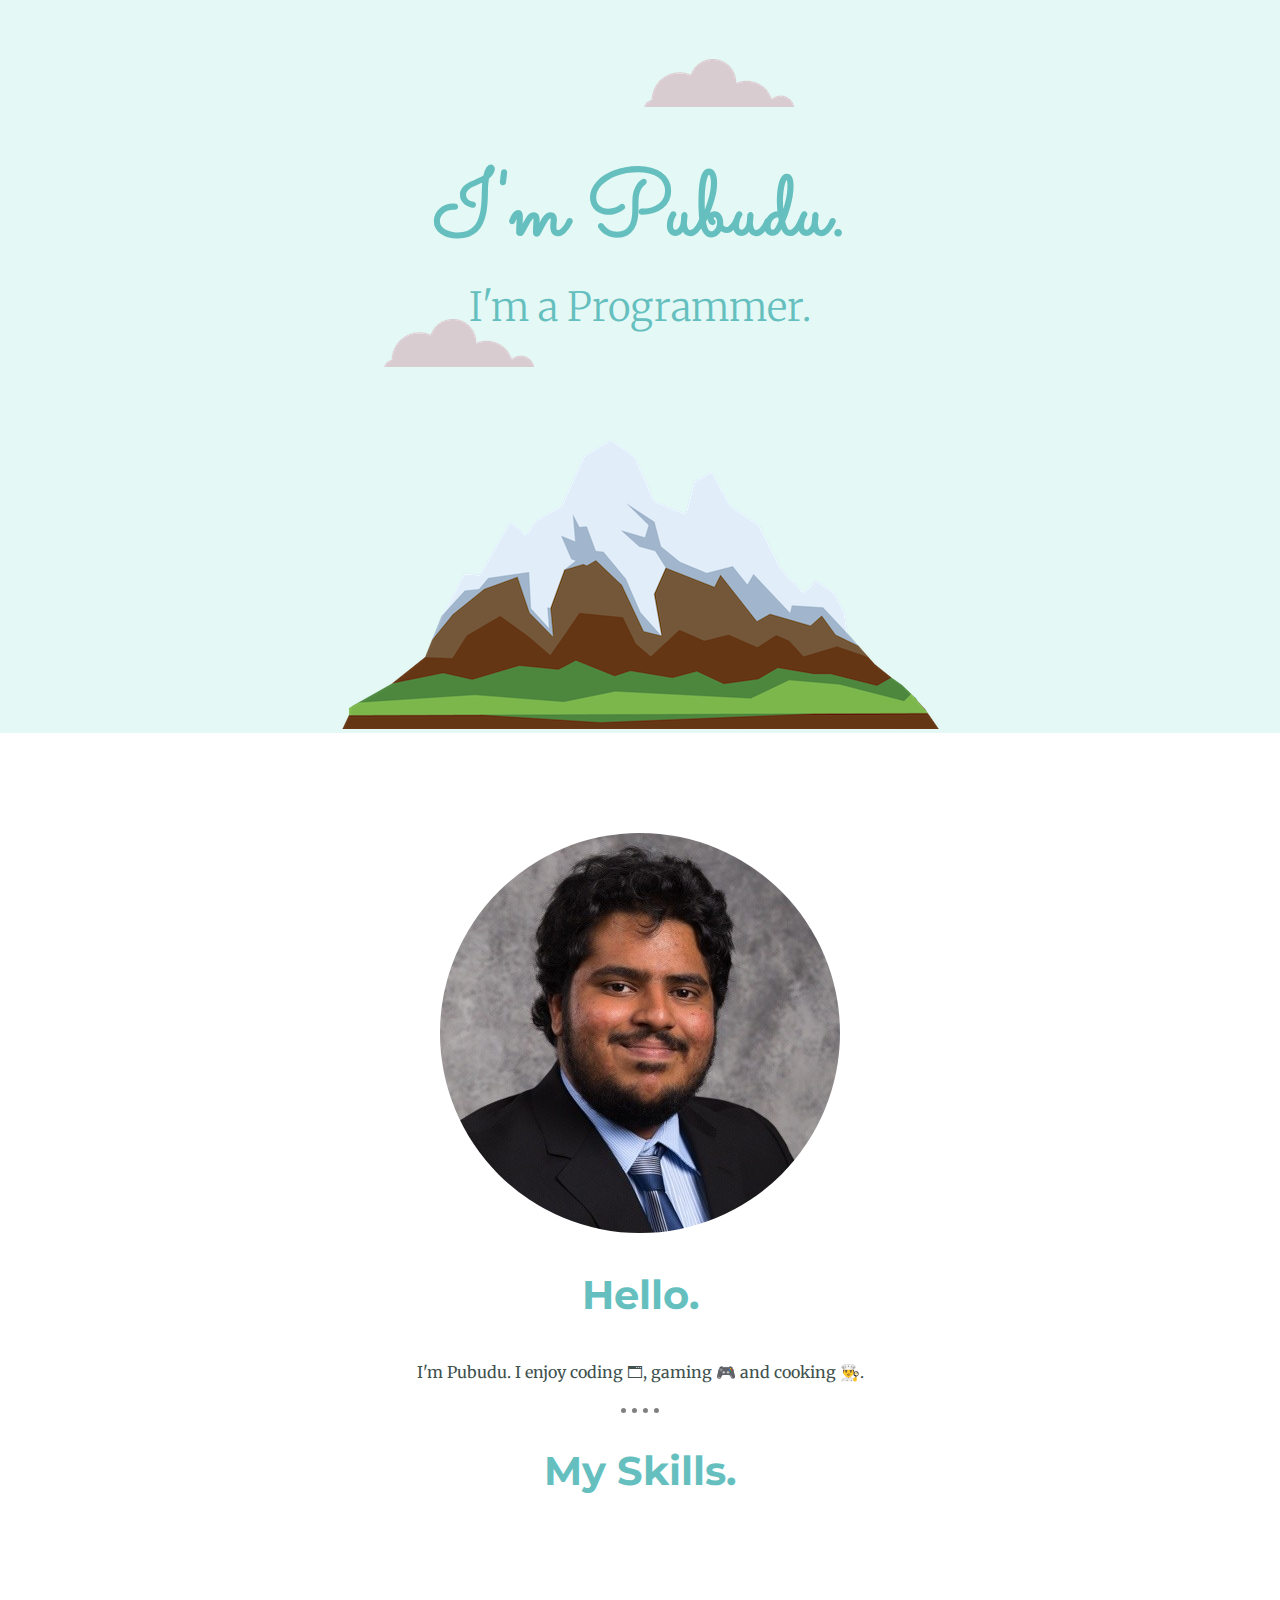
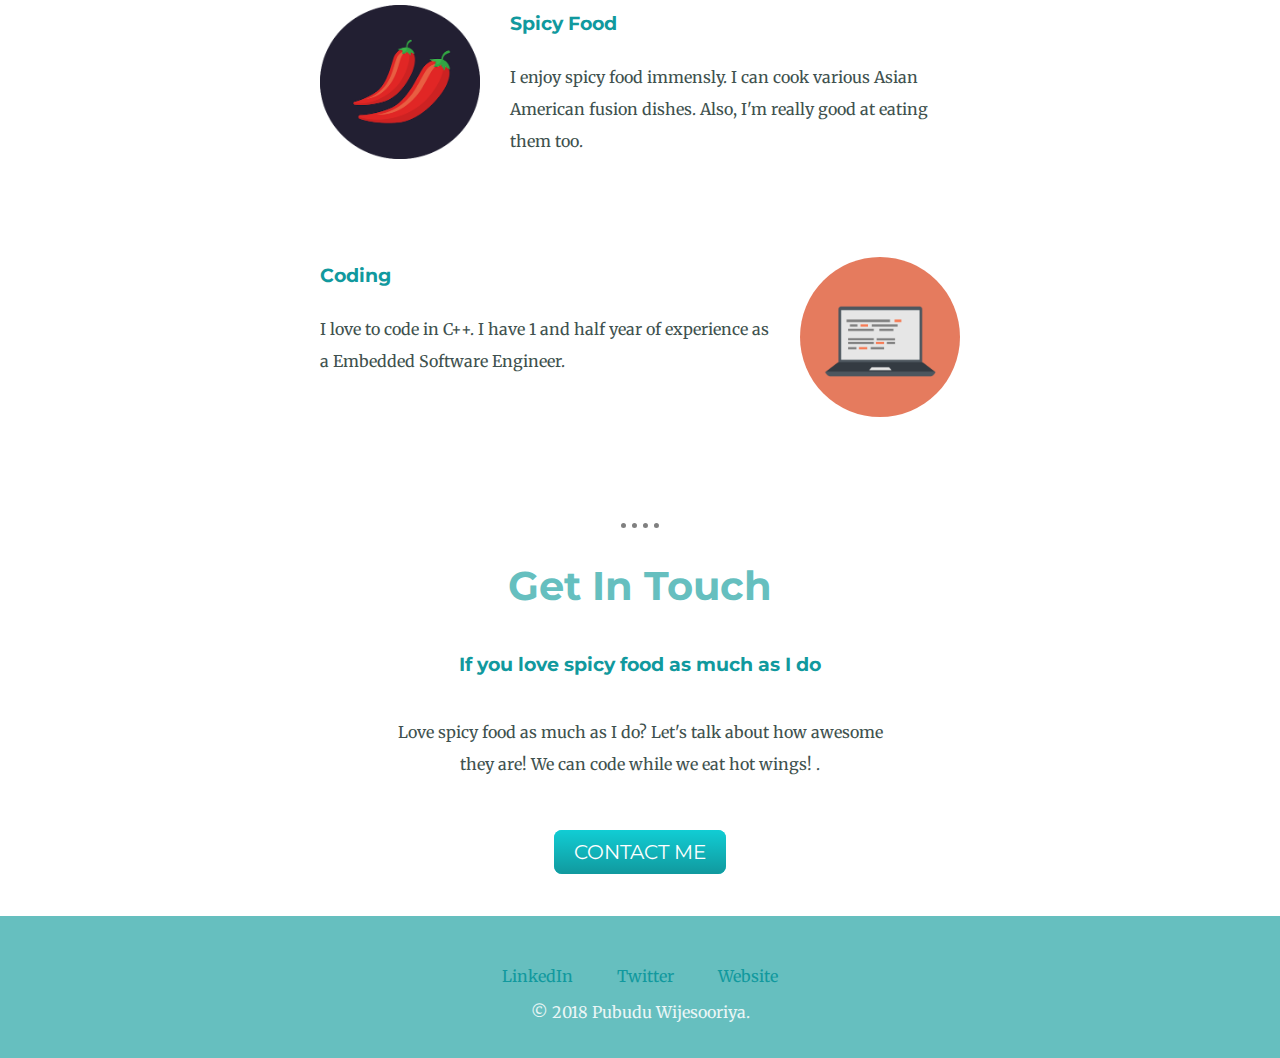
<file: HTML - Personal Site prototype/CSS - MySite/index.html>
<!DOCTYPE html>
<html lang="en" dir="ltr">

<head>
  <meta charset="utf-8">
  <title>Pubudu</title>
  <link rel="stylesheet" href="css/styles.css">
  <link rel="icon" href="favicon/favicon.ico">
  <link href="https://fonts.googleapis.com/css2?family=Merriweather:wght@300&family=Montserrat:wght@400&family=Sacramento&display=swap" rel="stylesheet">
</head>

<body>

  <div class="top-container">
    <img class="top-cloud" src="images/cloud.png" alt="cloud image">
    <h1> I'm Pubudu. </h1>
    <p class="intro"> I'm a Programmer. </p>
    <img class="bottom-cloud" src="images/cloud.png" alt="cloud image">
    <img src="images/mountain.png" alt="mountain image">
  </div>

  <div class="middle-container">
    <div class="profile">
      <img class="my-pic" src="images/MyPic.jpg" alt="profile picture">
      <h2>Hello.</h2>
      <p class="my-description"> I'm Pubudu. I enjoy coding 🗔, gaming 🎮 and cooking 👨‍🍳.</p>
    </div>
    <hr>

    <div class="skills">
      <h2>My Skills.</h2>
      <div class="skill-row">
        <img class="chillies-img" src="images/chillies.png" alt="chillies image">
        <h3>Spicy Food</h3>
        <p>I enjoy spicy food immensly. I can cook various Asian American fusion dishes. Also, I'm really good at eating them too. </p>
      </div>

      <div class="skill-row">
        <img class="computer-img" src="images/computer.png" alt="computer image">
        <h3 class="cording-h1">Coding</h3>
        <p> I love to code in C++. I have 1 and half year of experience as a Embedded Software Engineer. </p>
      </div>
    </div>
    <br />
    <hr>

    <div class="contact-me">
      <h2>Get In Touch</h2>
      <h3>If you love spicy food as much as I do </h3>
      <p class="contact-message">Love spicy food as much as I do? Let's talk about how awesome they are! We can code while we eat hot wings! .</p>
      <a class="btn" href="mailto:name@email.com">CONTACT ME</a>
    </div>

  </div>

  <div class="bottom-container">
    <a class="footer-link" href="https://www.linkedin.com/">LinkedIn</a>
    <a class="footer-link" href="https://twitter.com/">Twitter</a>
    <a class="footer-link" href="https://www.appbrewery.co/">Website</a>
    <p class="copyright">© 2018 Pubudu Wijesooriya.</p>
  </div>

</body>

</html>
</file>
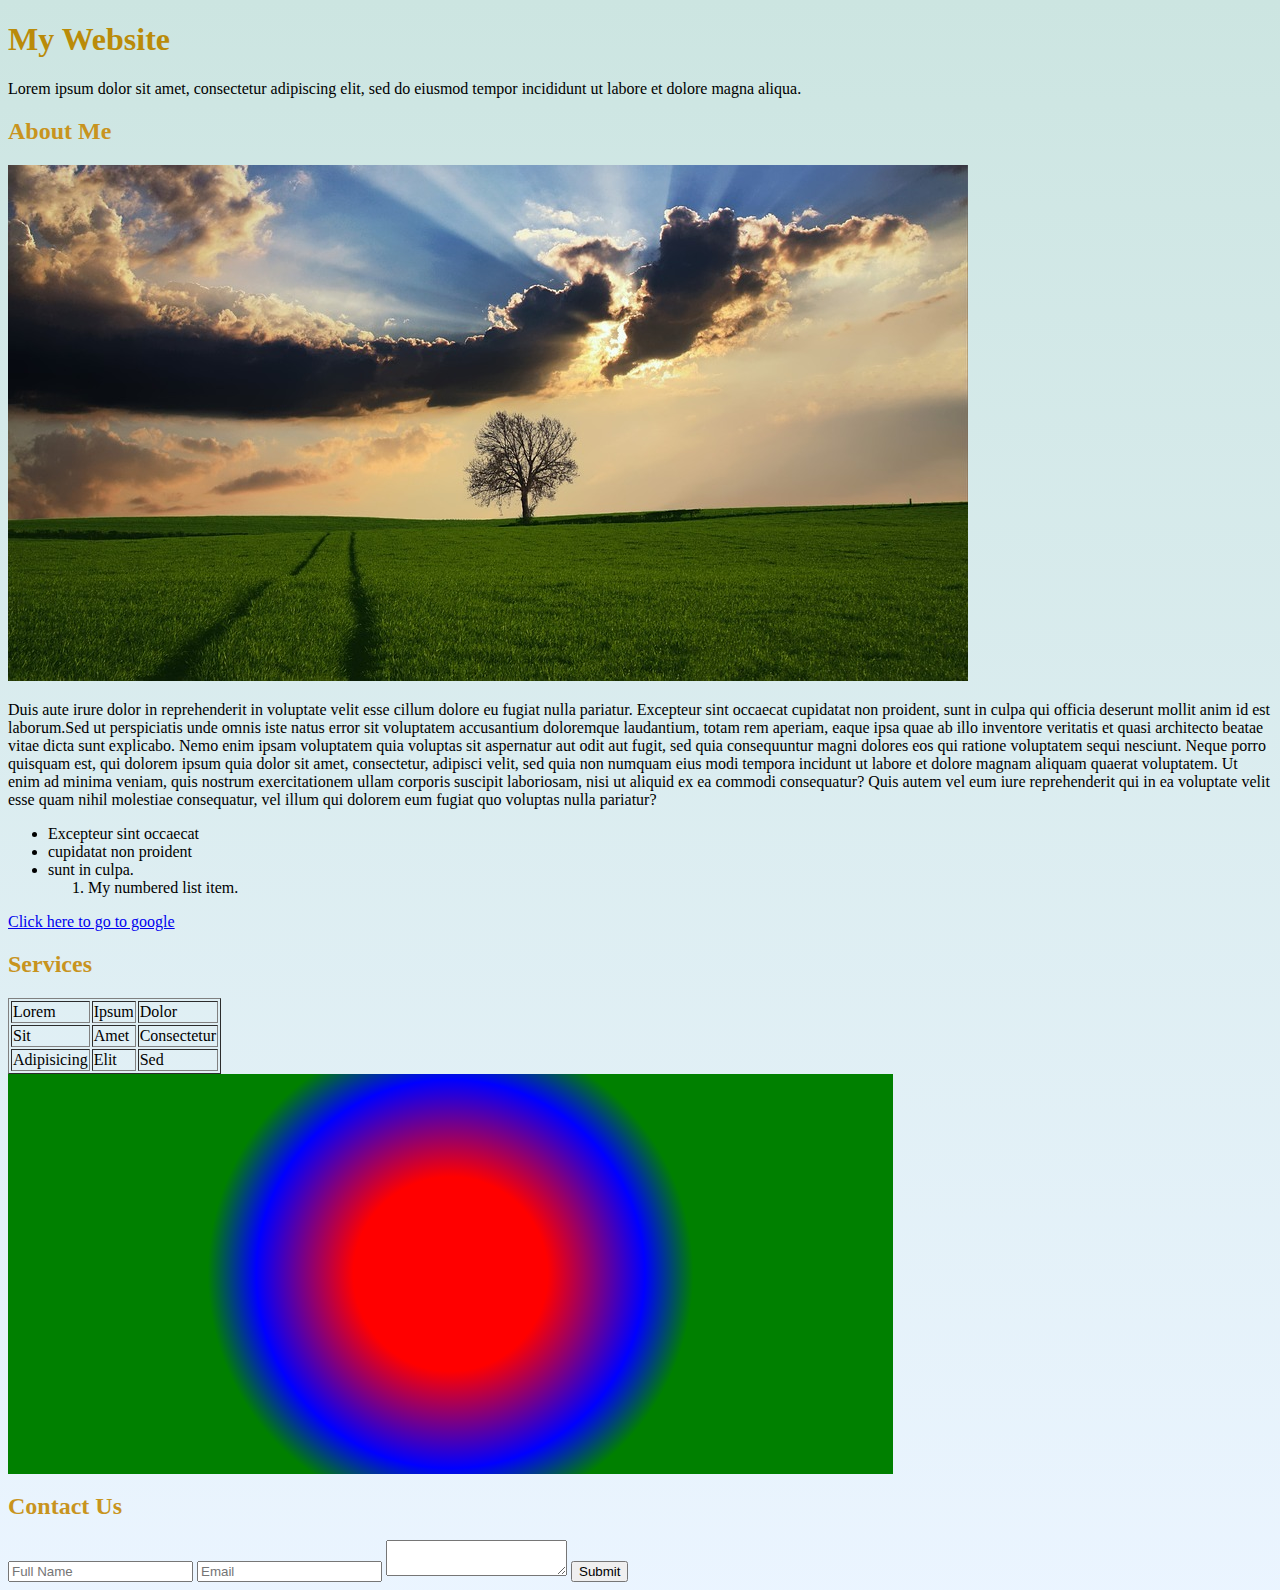
<file: Practise/html/index.html>
<!DOCTYPE html>
<html>
<head>
	<link rel="stylesheet" type="text/css" href="../css/style.css">

	<title> My Website </title>
</head>
<body>

<h1 id="title">My Website</h1>

<p class="para-text">Lorem ipsum dolor sit amet, consectetur adipiscing elit, sed do eiusmod tempor incididunt ut labore et dolore magna aliqua.</p>

<h2 class="subtitle">About Me</h2>

<img src="../img/img-1.jpg">

<p class="para-text">Duis aute irure dolor in reprehenderit in voluptate velit esse cillum dolore eu fugiat nulla pariatur. Excepteur sint occaecat cupidatat non proident, sunt in culpa qui officia deserunt mollit anim id est laborum.Sed ut perspiciatis unde omnis iste natus error sit voluptatem accusantium doloremque laudantium, totam rem aperiam, eaque ipsa quae ab illo inventore veritatis et quasi architecto beatae vitae dicta sunt explicabo. Nemo enim ipsam voluptatem quia voluptas sit aspernatur aut odit aut fugit, sed quia consequuntur magni dolores eos qui ratione voluptatem sequi nesciunt. Neque porro quisquam est, qui dolorem ipsum quia dolor sit amet, consectetur, adipisci velit, sed quia non numquam eius modi tempora incidunt ut labore et dolore magnam aliquam quaerat voluptatem. Ut enim ad minima veniam, quis nostrum exercitationem ullam corporis suscipit laboriosam, nisi ut aliquid ex ea commodi consequatur? Quis autem vel eum iure reprehenderit qui in ea voluptate velit esse quam nihil molestiae consequatur, vel illum qui dolorem eum fugiat quo voluptas nulla pariatur?

	<ul>
		<li class="list-item">Excepteur sint occaecat</li>
		<li class="list-item">cupidatat non proident</li>
		<li class="list-item">sunt in culpa.</li>
		<ol>
			<li class="list-item"> My numbered list item.</li>
		</ol>
	</ul>

</p>

<a href="http://www.google.com" class="link">Click here to go to google</a>

<h2 class="subtitle">Services</h2>

<table border="1">
	<thead>
		<tr>
			<td>Lorem</td>
			<td>Ipsum</td>
			<td>Dolor</td>
		</tr>
	</thead>
	<tbody>
		<tr>
			<td>Sit</td>
			<td>Amet</td>
			<td>Consectetur</td>
		</tr>
		<tr>
			<td>Adipisicing</td>
			<td>Elit</td>
			<td>Sed</td>
		</tr>
		
	</tbody>
</table>

<div id="service-image"></div>
<h2 class="subtitle" >Contact Us</h2>

<form>
	<input type="text" placeholder="Full Name" class="form-input">
	<input type="email" placeholder="Email" class="form-input">
	<textarea></textarea>
	<button>Submit</button>	
</form>


</body>
</html>
</file>
<file: HTML - Personal Site prototype/CSS - MySite/css/styles.css>
body {
  color: #40514E;
  margin: 0;
  text-align: center;
  font-family: 'Merriweather', serif;
}

h1 {
  font-size: 5.625rem;
  font-weight: bolder;
  color: #66BFBF;
  margin: 50px auto 0 auto;
  font-family: 'Sacramento', cursive;
}

h2 {
  font-family: 'Montserrat', sans-serif;
  color: #66BFBF;
  font-size: 2.5rem;
  font-weight: bolder;
  padding-bottom: 10px;
}

h3 {
  color: #11999E;
  font-family: 'Montserrat', sans-serif;
  font-weight: bolder;
}

hr{
  border-style: none;
  border-top-style: dotted;
  border-color: grey;
  border-width: 5px;
  width: 3%;
  margin: 2% auto 2% auto;

}

.top-container {
  background-color: #E4F9F5;
  position: relative;
  padding-top: 100px;
}

.middle-container {
  padding-top: 100px;
  margin-bottom: 4%;
}

.bottom-container {
  background-color: #66BFBF;
  position: relative;
  padding: 50px 0 20px;
}

.bottom-cloud {
  position: absolute;
  left: 30%;
  bottom: 50%;
}

.top-cloud {
  position: absolute;
  right: 38%;
  top: 8%;
}

.intro {
  font-size: 2.5rem;
  margin-top: 0px;
  color: #66BFBF;
  font-size: 2.5rem;
  font-weight: 2;
}

.skill-row {
  width: 50%;
  margin: 100px auto 100px auto;
  text-align: left;
  line-height: 2;
}

.chillies-img {
  width: 25%;
  float: left;
  margin-right: 30px;
  padding-bottom: 30px;
}

.computer-img {
  width: 25%;
  float: right;
  margin-left: 30px;
  border-radius: 50%;

}
.cording-h1
{
  margin-top: 15%;
  text-align: left;
}

.my-pic{
  border-radius: 50%;
}

.my-description{
  font-style: 700;
  color: #40514E;
}

.contact-message{
  width: 40%;
  margin: 40px auto 60px;
  line-height: 2;
}

.footer-link{
  padding: 20px;
  color: #11999E;
  text-decoration: none;
}

.footer-link:hover{
  color: #EAF6F6;
  
}

.btn {
  background: #11cdd4;
  background-image: -webkit-linear-gradient(top, #11cdd4, #11999e);
  background-image: -moz-linear-gradient(top, #11cdd4, #11999e);
  background-image: -ms-linear-gradient(top, #11cdd4, #11999e);
  background-image: -o-linear-gradient(top, #11cdd4, #11999e);
  background-image: linear-gradient(to bottom, #11cdd4, #11999e);
  -webkit-border-radius: 8;
  -moz-border-radius: 8;
  border-radius: 8px;
  font-family: 'Montserrat', sans-serif;
  color: #ffffff;
  font-size: 20px;
  padding: 10px 20px 10px 20px;
  text-decoration: none;
}

.btn:hover {
  background: #30e3cb;
  background-image: -webkit-linear-gradient(top, #30e3cb, #2bc4ad);
  background-image: -moz-linear-gradient(top, #30e3cb, #2bc4ad);
  background-image: -ms-linear-gradient(top, #30e3cb, #2bc4ad);
  background-image: -o-linear-gradient(top, #30e3cb, #2bc4ad);
  background-image: linear-gradient(to bottom, #30e3cb, #2bc4ad);
  text-decoration: none;
}

.copyright{
  color: #EAF6F6;
}
</file>
<file: Practise/css/style.css>
body
{
	background: linear-gradient( to bottom, rgb( 204, 229, 225 ), rgba( 204, 229, 255, 0.4) );
}

#title 
{
	color: rgb( 186, 139, 9 );
}

.subtitle
{
	color: rgb( 200, 148, 30 );
}

#service-image
{
	height: 400px;
	width: 70%;

	/* background: url("../img/img-2.jpg"); */
	background: radial-gradient( circle, red 20% , blue 40% , green 50% );
	background-size: cover;
	
}
</file>
